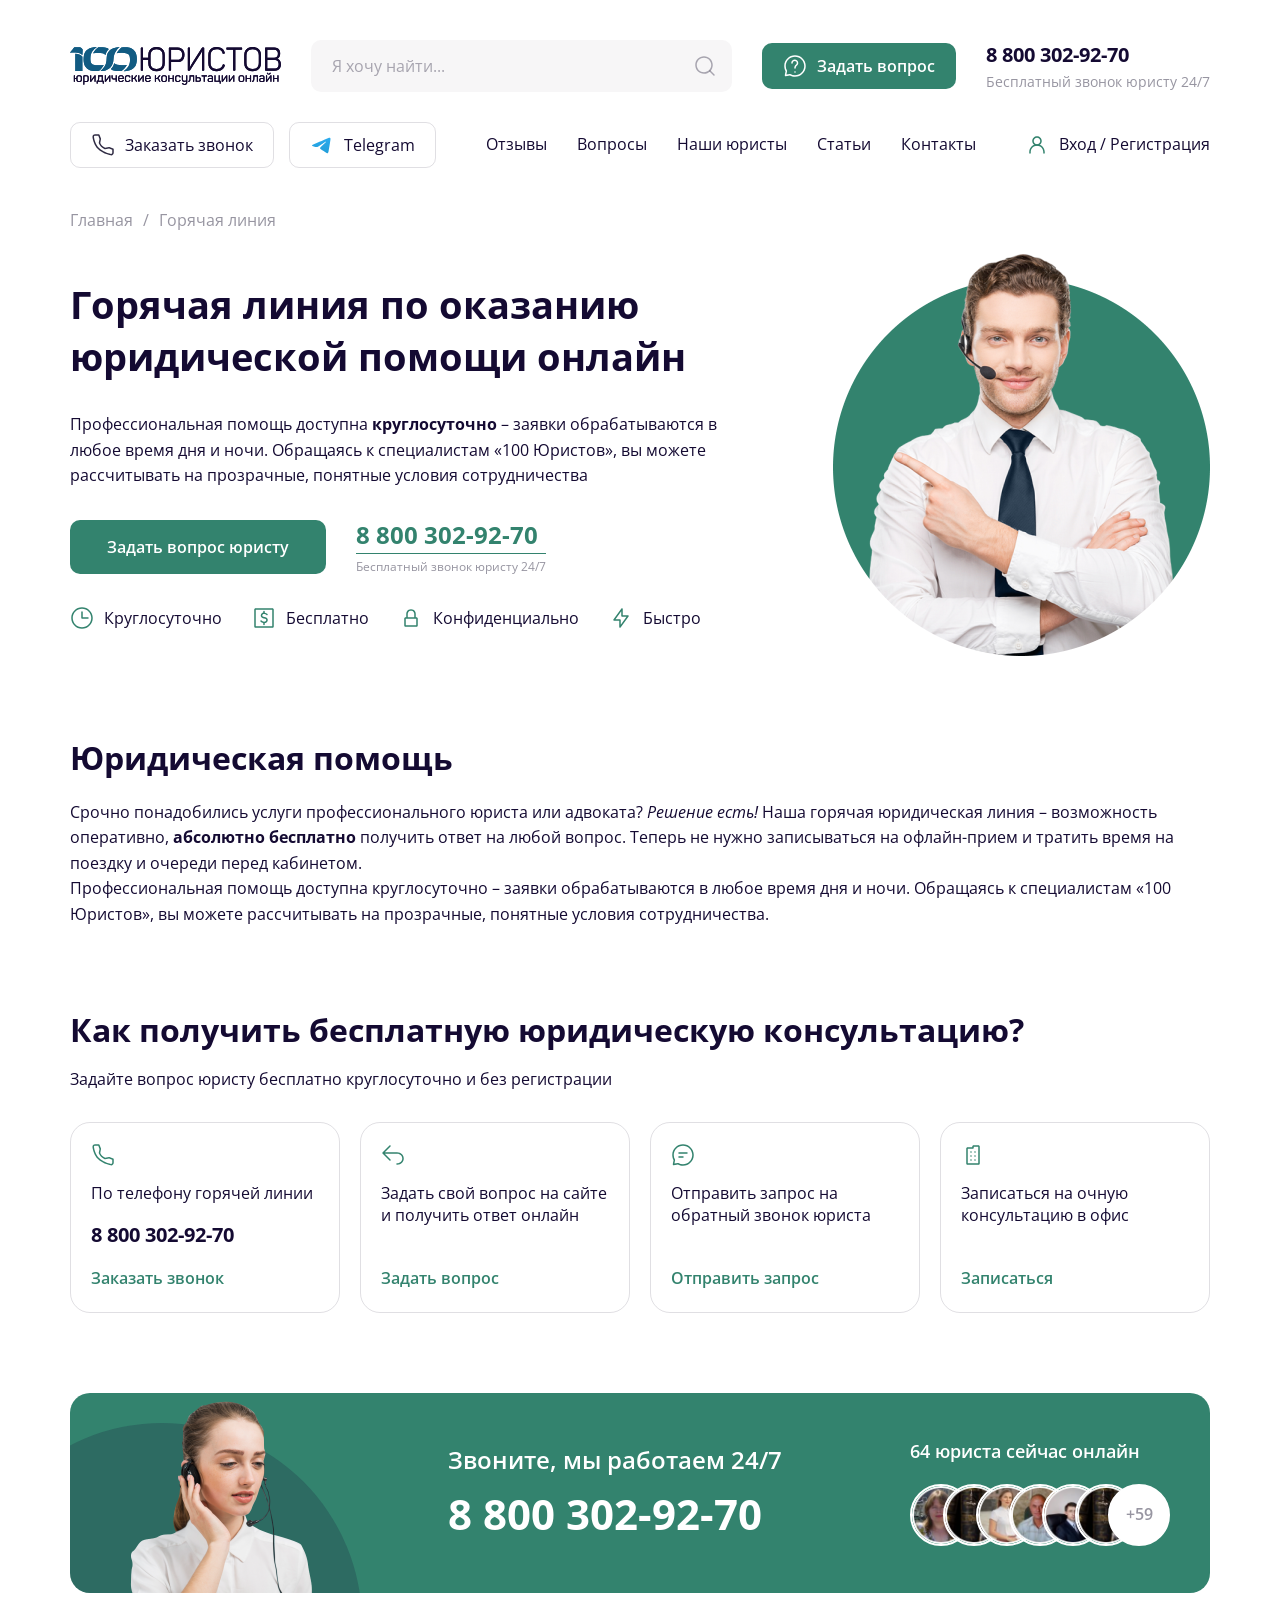
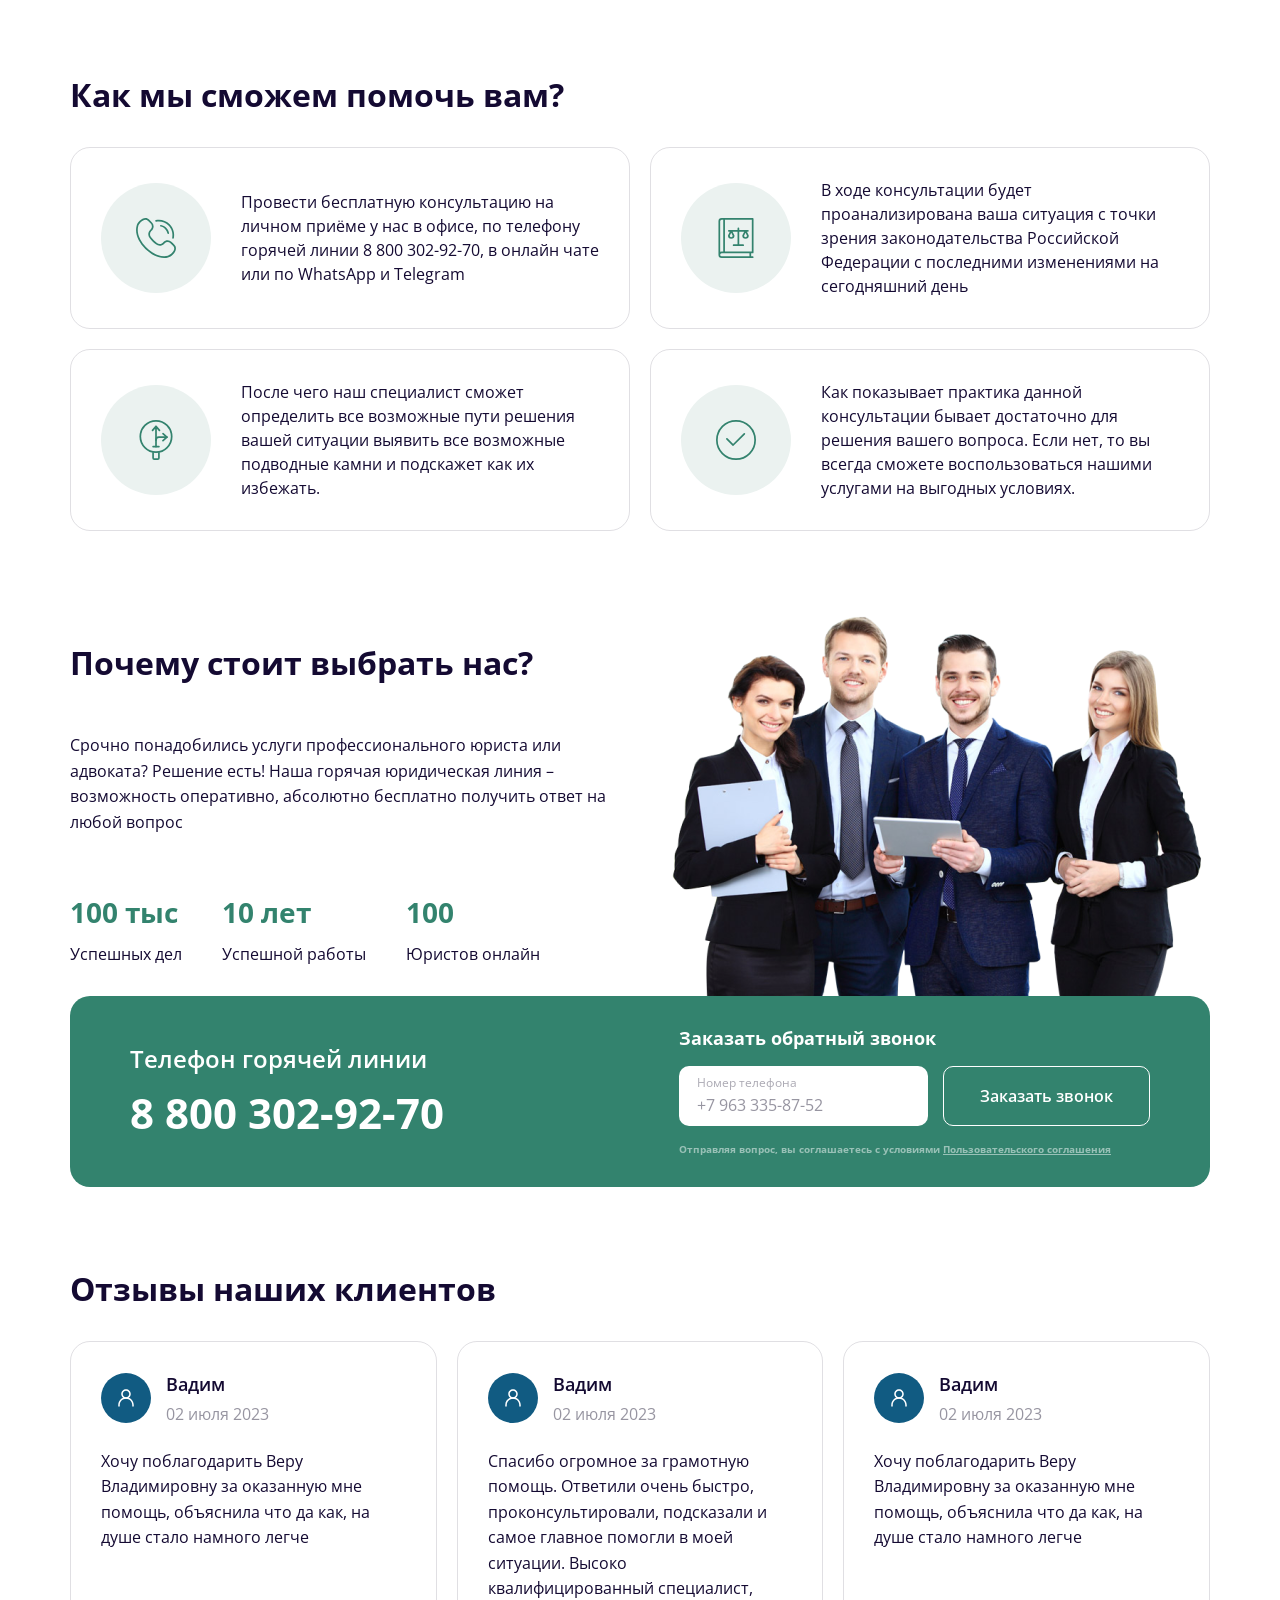
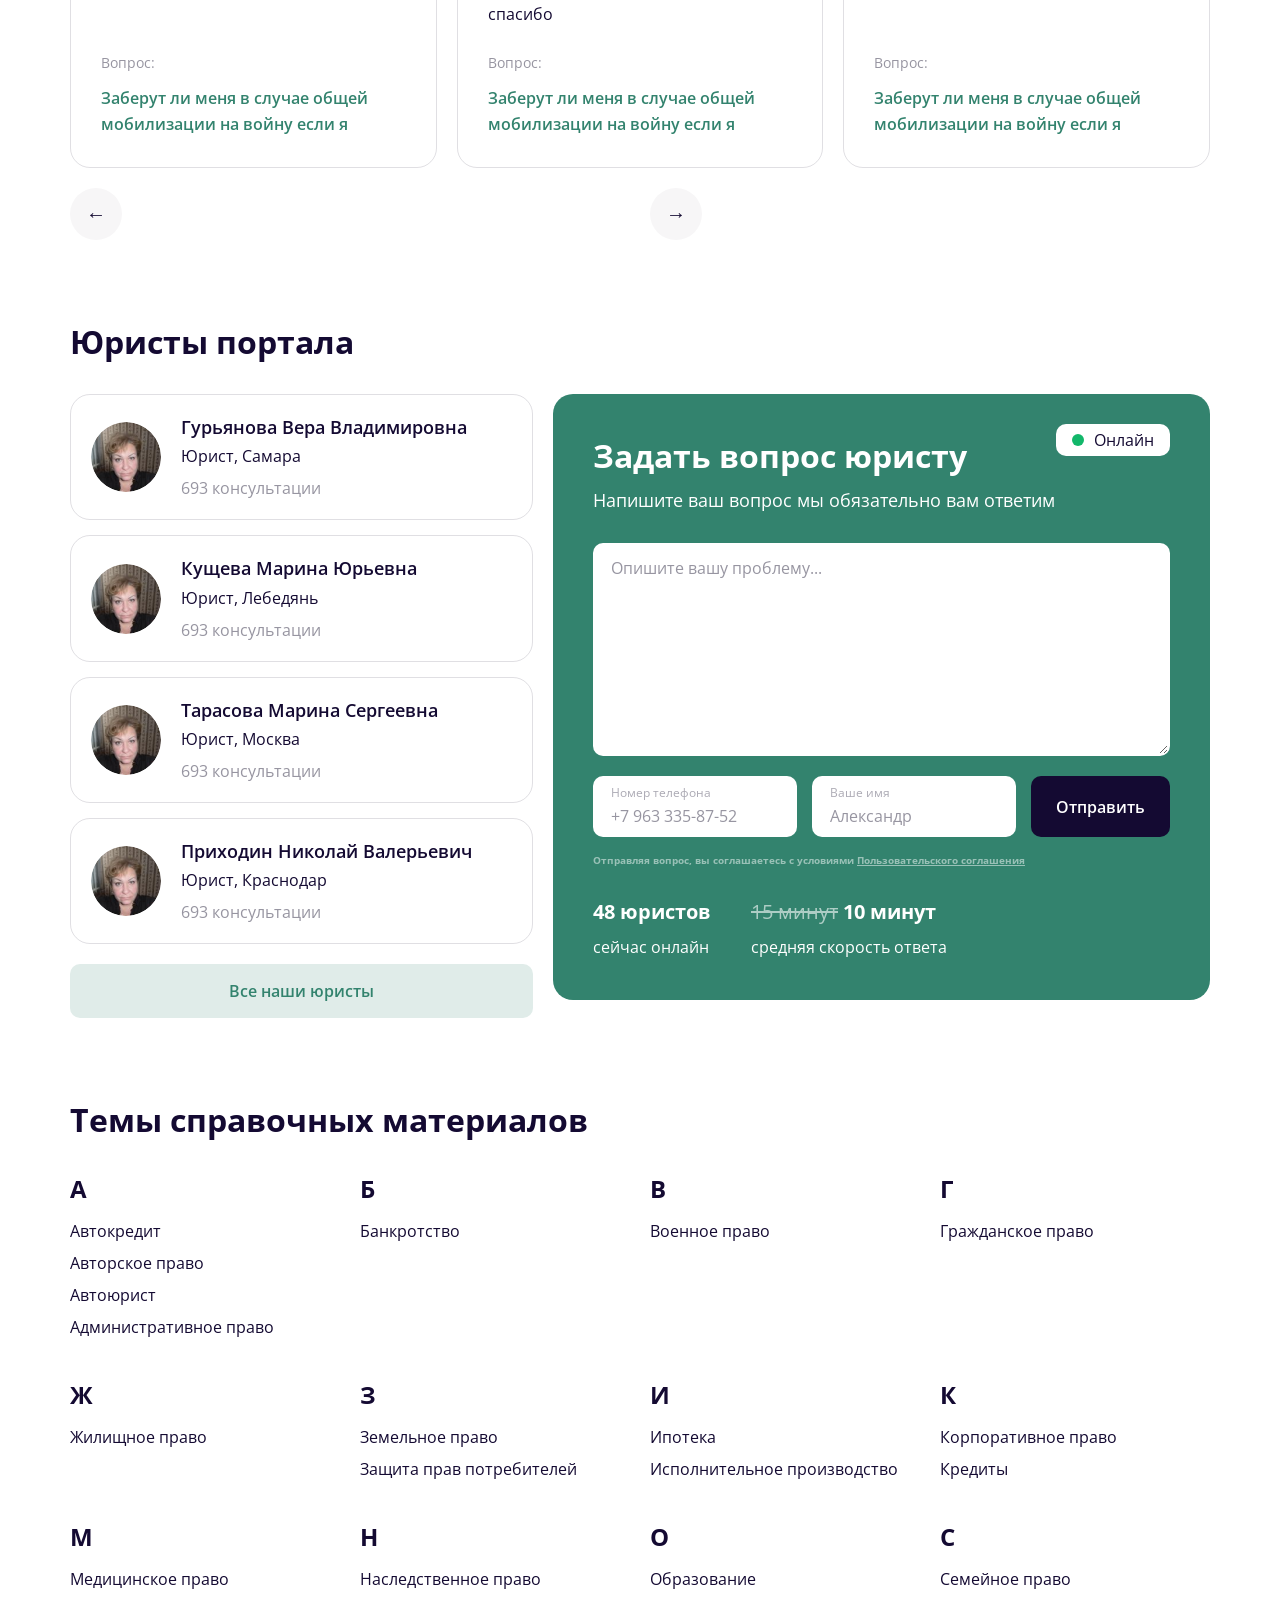
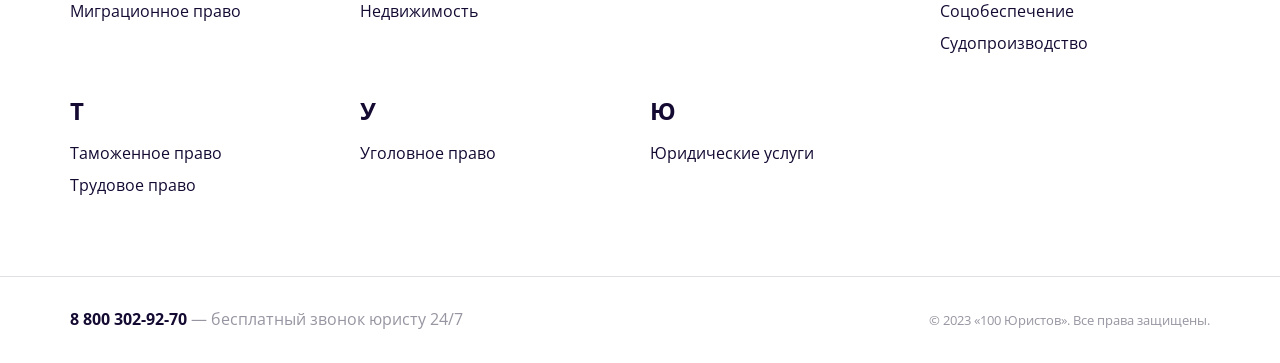
<file: lab2/lab2/index.html>
<!DOCTYPE html>
<html lang="ru">
<head>
    <meta charset="UTF-8">
    <meta name="viewport" content="width=device-width, initial-scale=1.0">
    <meta name="description" content="Горячая линия по оказанию юридической помощи онлайн: бесплатно, круглосуточно, конфиденциально.">
    <title>Горячая линия юридической помощи — 100 Юристов</title>
    <link rel="preconnect" href="https://fonts.googleapis.com">
    <link rel="preconnect" href="https://fonts.gstatic.com" crossorigin>
    <link rel="stylesheet" href="https://fonts.googleapis.com/css2?family=Open+Sans:wght@400;600;700&display=swap">
    <link rel="stylesheet" href="style.css">
</head>
<body class="page">

<header class="header">
    <div class="header__top container">
        <a class="header__logo" href="/">
            <img src="img/logo.svg" alt="100 Юристов">
        </a>

        <form class="search" action="/search" method="get" role="search">
            <label class="visually-hidden" for="search-query">Поиск по сайту</label>
            <input class="search__input" type="search" id="search-query" name="q" placeholder="Я хочу найти...">
            <button class="search__button" type="submit">
                <img src="img/search.svg" alt="Найти">
            </button>
        </form>

        <a class="button button--primary header__ask" href="#ask-question">
            <img src="img/question.svg" alt="">
            Задать вопрос
        </a>

        <p class="contact">
            <a class="contact__phone" href="tel:88003029270">8 800 302-92-70</a>
            <small class="contact__note">Бесплатный звонок юристу 24/7</small>
        </p>
    </div>

    <div class="header__bottom container">
        <ul class="header__actions">
            <li>
                <a class="button button--outline" href="#callback">
                    <img src="img/phone.svg" alt="">
                    Заказать звонок
                </a>
            </li>
            <li>
                <a class="button button--outline" href="https://t.me/">
                    <img src="img/telegram.svg" alt="">
                    Telegram
                </a>
            </li>
        </ul>

        <nav class="menu">
            <ul class="menu__list">
                <li><a class="menu__link" href="#reviews">Отзывы</a></li>
                <li><a class="menu__link" href="/questions">Вопросы</a></li>
                <li><a class="menu__link" href="#lawyers">Наши юристы</a></li>
                <li><a class="menu__link" href="/articles">Статьи</a></li>
                <li><a class="menu__link" href="/contacts">Контакты</a></li>
            </ul>
        </nav>

        <a class="header__login" href="/login">
            <img src="img/user.svg" alt="">
            Вход / Регистрация
        </a>
    </div>
</header>

<main class="main">
    <nav class="breadcrumbs container">
        <ol class="breadcrumbs__list">
            <li class="breadcrumbs__item"><a class="breadcrumbs__link" href="/">Главная</a></li>
            <li class="breadcrumbs__item"><a class="breadcrumbs__link" href="/hotline">Горячая линия</a></li>
        </ol>
    </nav>

    <section class="hero container">
        <div class="hero__content">
            <h1 class="hero__title" id="hero-title">Горячая линия по оказанию юридической помощи онлайн</h1>
            <p class="hero__text">
                Профессиональная помощь доступна <strong>круглосуточно</strong> – заявки обрабатываются в любое
                время дня и ночи. Обращаясь к специалистам «100 Юристов», вы можете рассчитывать на прозрачные,
                понятные условия сотрудничества
            </p>

            <div class="hero__actions">
                <a class="button button--primary button--large" href="#ask-question">Задать вопрос юристу</a>
                <p class="contact contact--accent">
                    <a class="contact__phone" href="tel:88003029270">8 800 302-92-70</a>
                    <small class="contact__note">Бесплатный звонок юристу 24/7</small>
                </p>
            </div>

            <ul class="hero__features">
                <li class="hero__feature"><img src="img/clock.svg" alt=""> Круглосуточно</li>
                <li class="hero__feature"><img src="img/money.svg" alt=""> Бесплатно</li>
                <li class="hero__feature"><img src="img/lock.svg" alt=""> Конфиденциально</li>
                <li class="hero__feature"><img src="img/flash.svg" alt=""> Быстро</li>
            </ul>
        </div>

        <img class="hero__image" src="img/hero.png" alt="Юрист горячей линии">
    </section>

    <section class="about container">
        <h2 class="section-title" id="help-title">Юридическая помощь</h2>
        <p>
            Срочно понадобились услуги профессионального юриста или адвоката? <em>Решение есть!</em>
            Наша горячая юридическая линия – возможность оперативно, <strong>абсолютно бесплатно</strong>
            получить ответ на любой вопрос. Теперь не нужно записываться на офлайн-прием и тратить время
            на поездку и очереди перед кабинетом.
        </p>
        <p>
            Профессиональная помощь доступна круглосуточно – заявки обрабатываются в любое время дня и ночи.
            Обращаясь к специалистам «100 Юристов», вы можете рассчитывать на прозрачные, понятные
            условия сотрудничества.
        </p>
    </section>

    <section class="ways container">
        <h2 class="section-title" id="how-title">Как получить бесплатную юридическую консультацию?</h2>
        <p class="ways__subtitle">Задайте вопрос юристу бесплатно круглосуточно и без регистрации</p>
        <ul class="ways__list">
            <li class="ways__item">
                <img src="img/phone-green.svg" alt="">
                <h3 class="ways__title">По телефону горячей линии</h3>
                <p><a class="ways__phone" href="tel:88003029270">8 800 302-92-70</a></p>
                <a class="ways__link" href="#callback">Заказать звонок</a>
            </li>
            <li class="ways__item">
                <img src="img/reply.svg" alt="">
                <h3 class="ways__title">Задать свой вопрос на сайте и получить ответ онлайн</h3>
                <a class="ways__link" href="#ask-question">Задать вопрос</a>
            </li>
            <li class="ways__item">
                <img src="img/chat.svg" alt="">
                <h3 class="ways__title">Отправить запрос на обратный звонок юриста</h3>
                <a class="ways__link" href="#callback">Отправить запрос</a>
            </li>
            <li class="ways__item">
                <img src="img/building.svg" alt="">
                <h3 class="ways__title">Записаться на очную консультацию в офис</h3>
                <a class="ways__link" href="/contacts">Записаться</a>
            </li>
        </ul>
    </section>

    <div class="container">
        <aside class="hotline">
            <img class="hotline__image" src="img/operator.png" alt="Оператор горячей линии">
            <div class="hotline__contact">
                <p class="hotline__label">Звоните, мы работаем 24/7</p>
                <p><a class="hotline__phone" href="tel:88003029270"><strong>8 800 302-92-70</strong></a></p>
            </div>
            <div class="hotline__online">
                <p class="hotline__label hotline__label--small">64 юриста сейчас онлайн</p>
                <ul class="avatars">
                    <li class="avatars__item"><img src="img/avatar-1.png" alt=""></li>
                    <li class="avatars__item"><img src="img/avatar-2.png" alt=""></li>
                    <li class="avatars__item"><img src="img/avatar-3.png" alt=""></li>
                    <li class="avatars__item"><img src="img/avatar-4.png" alt=""></li>
                    <li class="avatars__item"><img src="img/avatar-5.png" alt=""></li>
                    <li class="avatars__item"><img src="img/avatar-6.png" alt=""></li>
                    <li class="avatars__item avatars__item--more">+59</li>
                </ul>
            </div>
        </aside>
    </div>

    <section class="services container">
        <h2 class="section-title" id="services-title">Как мы сможем помочь вам?</h2>
        <ol class="services__list">
            <li class="services__item">
                <span class="services__icon"><img src="img/service-1.svg" alt=""></span>
                <p>
                    Провести бесплатную консультацию на личном приёме у нас в офисе, по телефону горячей линии
                    <a href="tel:88003029270">8 800 302-92-70</a>, в онлайн чате или по WhatsApp и Telegram
                </p>
            </li>
            <li class="services__item">
                <span class="services__icon"><img src="img/service-2.svg" alt=""></span>
                <p>
                    В ходе консультации будет проанализирована ваша ситуация с точки зрения законодательства
                    Российской Федерации с последними изменениями на сегодняшний день
                </p>
            </li>
            <li class="services__item">
                <span class="services__icon"><img src="img/service-3.svg" alt=""></span>
                <p>
                    После чего наш специалист сможет определить все возможные пути решения вашей ситуации
                    выявить все возможные подводные камни и подскажет как их избежать.
                </p>
            </li>
            <li class="services__item">
                <span class="services__icon"><img src="img/service-4.svg" alt=""></span>
                <p>
                    Как показывает практика данной консультации бывает достаточно для решения вашего вопроса.
                    Если нет, то вы всегда сможете воспользоваться нашими услугами на выгодных условиях.
                </p>
            </li>
        </ol>
    </section>

    <section class="why container">
        <h2 class="section-title why__title" id="why-title">Почему стоит выбрать нас?</h2>
        <p class="why__text">
            Срочно понадобились услуги профессионального юриста или адвоката? Решение есть! Наша горячая
            юридическая линия – возможность оперативно, абсолютно бесплатно получить ответ на любой вопрос
        </p>
        <dl class="stats why__stats">
            <div class="stats__item">
                <dt class="stats__label">Успешных дел</dt>
                <dd class="stats__value"><data value="100000">100 тыс</data></dd>
            </div>
            <div class="stats__item">
                <dt class="stats__label">Успешной работы</dt>
                <dd class="stats__value"><data value="10">10 лет</data></dd>
            </div>
            <div class="stats__item">
                <dt class="stats__label">Юристов онлайн</dt>
                <dd class="stats__value"><data value="100">100</data></dd>
            </div>
        </dl>
        <img class="why__image" src="img/team.png" alt="Команда юристов «100 Юристов»">

        <section class="callback why__callback" id="callback">
            <div class="callback__contact">
                <p class="callback__label">Телефон горячей линии</p>
                <p><a class="callback__phone" href="tel:88003029270"><strong>8 800 302-92-70</strong></a></p>
            </div>
            <div class="callback__order">
                <h3 class="callback__title" id="callback-title">Заказать обратный звонок</h3>
                <form class="callback__form" action="/callback" method="post">
                    <div class="field callback__field">
                        <label class="field__label" for="callback-phone">Номер телефона</label>
                        <input class="field__input" type="tel" id="callback-phone" name="phone" placeholder="+7 963 335-87-52" autocomplete="tel" required>
                    </div>
                    <button class="button button--light-outline" type="submit">Заказать звонок</button>
                    <p class="agreement">
                        <small>
                            Отправляя вопрос, вы соглашаетесь с условиями
                            <a class="agreement__link" href="/terms">Пользовательского соглашения</a>
                        </small>
                    </p>
                </form>
            </div>
        </section>
    </section>

    <section class="reviews container" id="reviews">
        <h2 class="section-title" id="reviews-title">Отзывы наших клиентов</h2>
        <div class="reviews__slider">
            <button class="slider-button reviews__prev" type="button">
                &larr;
            </button>
            <ul class="reviews__list">
                <li class="reviews__item">
                    <article class="review">
                        <header class="review__header">
                            <span class="review__avatar"><img src="img/user-white.svg" alt=""></span>
                            <p class="review__author"><cite>Вадим</cite></p>
                            <p class="review__date"><time datetime="2023-07-02">02 июля 2023</time></p>
                        </header>
                        <blockquote class="review__text">
                            <p>
                                Хочу поблагодарить Веру Владимировну за оказанную мне помощь, объяснила что да как,
                                на душе стало намного легче
                            </p>
                        </blockquote>
                        <footer class="review__footer">
                            <p class="review__label">Вопрос:</p>
                            <p><a class="review__question" href="/questions/1">Заберут ли меня в случае общей мобилизации на войну если я</a></p>
                        </footer>
                    </article>
                </li>
                <li class="reviews__item">
                    <article class="review">
                        <header class="review__header">
                            <span class="review__avatar"><img src="img/user-white.svg" alt=""></span>
                            <p class="review__author"><cite>Вадим</cite></p>
                            <p class="review__date"><time datetime="2023-07-02">02 июля 2023</time></p>
                        </header>
                        <blockquote class="review__text">
                            <p>
                                Спасибо огромное за грамотную помощь. Ответили очень быстро, проконсультировали,
                                подсказали и самое главное помогли в моей ситуации. Высоко квалифицированный
                                специалист, спасибо
                            </p>
                        </blockquote>
                        <footer class="review__footer">
                            <p class="review__label">Вопрос:</p>
                            <p><a class="review__question" href="/questions/1">Заберут ли меня в случае общей мобилизации на войну если я</a></p>
                        </footer>
                    </article>
                </li>
                <li class="reviews__item">
                    <article class="review">
                        <header class="review__header">
                            <span class="review__avatar"><img src="img/user-white.svg" alt=""></span>
                            <p class="review__author"><cite>Вадим</cite></p>
                            <p class="review__date"><time datetime="2023-07-02">02 июля 2023</time></p>
                        </header>
                        <blockquote class="review__text">
                            <p>
                                Хочу поблагодарить Веру Владимировну за оказанную мне помощь, объяснила что да как,
                                на душе стало намного легче
                            </p>
                        </blockquote>
                        <footer class="review__footer">
                            <p class="review__label">Вопрос:</p>
                            <p><a class="review__question" href="/questions/1">Заберут ли меня в случае общей мобилизации на войну если я</a></p>
                        </footer>
                    </article>
                </li>
            </ul>
            <button class="slider-button reviews__next" type="button">
                &rarr;
            </button>
        </div>
    </section>

    <section class="lawyers container" id="lawyers">
        <h2 class="section-title lawyers__title" id="lawyers-title">Юристы портала</h2>

        <ul class="lawyers__list">
            <li>
                <article class="lawyer">
                    <img class="lawyer__photo" src="img/lawyer-1.png" alt="">
                    <div class="lawyer__info">
                        <h3 class="lawyer__name">Гурьянова Вера Владимировна</h3>
                        <p>Юрист, Самара</p>
                        <p class="lawyer__count">693 консультации</p>
                    </div>
                </article>
            </li>
            <li>
                <article class="lawyer">
                    <img class="lawyer__photo" src="img/lawyer-2.png" alt="">
                    <div class="lawyer__info">
                        <h3 class="lawyer__name">Кущева Марина Юрьевна</h3>
                        <p>Юрист, Лебедянь</p>
                        <p class="lawyer__count">693 консультации</p>
                    </div>
                </article>
            </li>
            <li>
                <article class="lawyer">
                    <img class="lawyer__photo" src="img/lawyer-3.png" alt="">
                    <div class="lawyer__info">
                        <h3 class="lawyer__name">Тарасова Марина Сергеевна</h3>
                        <p>Юрист, Москва</p>
                        <p class="lawyer__count">693 консультации</p>
                    </div>
                </article>
            </li>
            <li>
                <article class="lawyer">
                    <img class="lawyer__photo" src="img/lawyer-4.png" alt="">
                    <div class="lawyer__info">
                        <h3 class="lawyer__name">Приходин Николай Валерьевич</h3>
                        <p>Юрист, Краснодар</p>
                        <p class="lawyer__count">693 консультации</p>
                    </div>
                </article>
            </li>
        </ul>
        <a class="button button--secondary lawyers__all" href="/lawyers">Все наши юристы</a>

        <section class="ask lawyers__ask" id="ask-question">
            <p class="ask__status">Онлайн</p>
            <h3 class="ask__title" id="ask-title">Задать вопрос юристу</h3>
            <p class="ask__subtitle">Напишите ваш вопрос мы обязательно вам ответим</p>
            <form class="ask__form" action="/questions" method="post">
                <label class="visually-hidden" for="question-text">Ваш вопрос</label>
                <textarea class="ask__textarea" id="question-text" name="question" rows="8" placeholder="Опишите вашу проблему..." required></textarea>

                <div class="ask__row">
                    <div class="field">
                        <label class="field__label" for="question-phone">Номер телефона</label>
                        <input class="field__input" type="tel" id="question-phone" name="phone" placeholder="+7 963 335-87-52" autocomplete="tel" required>
                    </div>

                    <div class="field">
                        <label class="field__label" for="question-name">Ваше имя</label>
                        <input class="field__input" type="text" id="question-name" name="name" placeholder="Александр" autocomplete="name" required>
                    </div>

                    <button class="button button--dark" type="submit">Отправить</button>
                </div>

                <p class="agreement">
                    <small>
                        Отправляя вопрос, вы соглашаетесь с условиями
                        <a class="agreement__link" href="/terms">Пользовательского соглашения</a>
                    </small>
                </p>
            </form>
            <dl class="stats stats--light">
                <div class="stats__item">
                    <dt class="stats__label">сейчас онлайн</dt>
                    <dd class="stats__value">48 юристов</dd>
                </div>
                <div class="stats__item">
                    <dt class="stats__label">средняя скорость ответа</dt>
                    <dd class="stats__value"><del>15 минут</del> <ins>10 минут</ins></dd>
                </div>
            </dl>
        </section>
    </section>

    <section class="topics container">
        <h2 class="section-title" id="topics-title">Темы справочных материалов</h2>
        <ul class="topics__list">
            <li class="topics__group">
                <h3 class="topics__letter">А</h3>
                <ul class="topics__links">
                    <li><a class="topics__link" href="/topics/avtokredit">Автокредит</a></li>
                    <li><a class="topics__link" href="/topics/avtorskoe-pravo">Авторское право</a></li>
                    <li><a class="topics__link" href="/topics/avtoyurist">Автоюрист</a></li>
                    <li><a class="topics__link" href="/topics/administrativnoe-pravo">Административное право</a></li>
                </ul>
            </li>
            <li class="topics__group">
                <h3 class="topics__letter">Б</h3>
                <ul class="topics__links">
                    <li><a class="topics__link" href="/topics/bankrotstvo">Банкротство</a></li>
                </ul>
            </li>
            <li class="topics__group">
                <h3 class="topics__letter">В</h3>
                <ul class="topics__links">
                    <li><a class="topics__link" href="/topics/voennoe-pravo">Военное право</a></li>
                </ul>
            </li>
            <li class="topics__group">
                <h3 class="topics__letter">Г</h3>
                <ul class="topics__links">
                    <li><a class="topics__link" href="/topics/grazhdanskoe-pravo">Гражданское право</a></li>
                </ul>
            </li>
            <li class="topics__group">
                <h3 class="topics__letter">Ж</h3>
                <ul class="topics__links">
                    <li><a class="topics__link" href="/topics/zhilishchnoe-pravo">Жилищное право</a></li>
                </ul>
            </li>
            <li class="topics__group">
                <h3 class="topics__letter">З</h3>
                <ul class="topics__links">
                    <li><a class="topics__link" href="/topics/zemelnoe-pravo">Земельное право</a></li>
                    <li><a class="topics__link" href="/topics/zashchita-prav-potrebiteley">Защита прав потребителей</a></li>
                </ul>
            </li>
            <li class="topics__group">
                <h3 class="topics__letter">И</h3>
                <ul class="topics__links">
                    <li><a class="topics__link" href="/topics/ipoteka">Ипотека</a></li>
                    <li><a class="topics__link" href="/topics/ispolnitelnoe-proizvodstvo">Исполнительное производство</a></li>
                </ul>
            </li>
            <li class="topics__group">
                <h3 class="topics__letter">К</h3>
                <ul class="topics__links">
                    <li><a class="topics__link" href="/topics/korporativnoe-pravo">Корпоративное право</a></li>
                    <li><a class="topics__link" href="/topics/kredity">Кредиты</a></li>
                </ul>
            </li>
            <li class="topics__group">
                <h3 class="topics__letter">М</h3>
                <ul class="topics__links">
                    <li><a class="topics__link" href="/topics/meditsinskoe-pravo">Медицинское право</a></li>
                    <li><a class="topics__link" href="/topics/migratsionnoe-pravo">Миграционное право</a></li>
                </ul>
            </li>
            <li class="topics__group">
                <h3 class="topics__letter">Н</h3>
                <ul class="topics__links">
                    <li><a class="topics__link" href="/topics/nasledstvennoe-pravo">Наследственное право</a></li>
                    <li><a class="topics__link" href="/topics/nedvizhimost">Недвижимость</a></li>
                </ul>
            </li>
            <li class="topics__group">
                <h3 class="topics__letter">О</h3>
                <ul class="topics__links">
                    <li><a class="topics__link" href="/topics/obrazovanie">Образование</a></li>
                </ul>
            </li>
            <li class="topics__group">
                <h3 class="topics__letter">С</h3>
                <ul class="topics__links">
                    <li><a class="topics__link" href="/topics/semeynoe-pravo">Семейное право</a></li>
                    <li><a class="topics__link" href="/topics/sotsobespechenie">Соцобеспечение</a></li>
                    <li><a class="topics__link" href="/topics/sudoproizvodstvo">Судопроизводство</a></li>
                </ul>
            </li>
            <li class="topics__group">
                <h3 class="topics__letter">Т</h3>
                <ul class="topics__links">
                    <li><a class="topics__link" href="/topics/tamozhennoe-pravo">Таможенное право</a></li>
                    <li><a class="topics__link" href="/topics/trudovoe-pravo">Трудовое право</a></li>
                </ul>
            </li>
            <li class="topics__group">
                <h3 class="topics__letter">У</h3>
                <ul class="topics__links">
                    <li><a class="topics__link" href="/topics/ugolovnoe-pravo">Уголовное право</a></li>
                </ul>
            </li>
            <li class="topics__group">
                <h3 class="topics__letter">Ю</h3>
                <ul class="topics__links">
                    <li><a class="topics__link" href="/topics/yuridicheskie-uslugi">Юридические услуги</a></li>
                </ul>
            </li>
        </ul>
    </section>
</main>

<footer class="footer">
    <div class="footer__inner container">
        <address class="footer__contact">
            <a class="footer__phone" href="tel:88003029270">8 800 302-92-70</a> — бесплатный звонок юристу 24/7
        </address>
        <p class="footer__copyright"><small>&copy; 2023 «100 Юристов». Все права защищены.</small></p>
    </div>
</footer>

</body>
</html>
</file>
<file: lab2/lab2/style.css>
/* Методология именования: БЭМ (блок__элемент--модификатор) */

:root {
    --color-text: #140a32;
    --color-muted: rgba(47, 43, 67, 0.5);
    --color-placeholder: rgba(47, 43, 67, 0.4);
    --color-border: rgba(47, 43, 67, 0.15);
    --color-surface: rgba(47, 43, 67, 0.04);
    --color-bg: #ffffff;
    --color-primary: #33836e;
    --color-primary-dark: #286a59;
    --color-primary-light: #e0ece9;
    --color-primary-pale: #ebf2f0;
    --color-avatar: #115b82;
    --color-online: #12b76a;
    --color-white: #ffffff;

    --font-main: "Open Sans", Arial, Helvetica, sans-serif;

    --container-width: 1140px;
    --gutter: 16px;
    --space-xs: 5px;
    --space-s: 10px;
    --space-m: 15px;
    --space-l: 20px;
    --space-xl: 30px;
    --space-xxl: 40px;
    --space-section: 80px;

    --radius-s: 10px;
    --radius-m: 20px;
    --radius-round: 50%;
}

/* ---------- Сброс и базовая типографика ---------- */

*,
*::before,
*::after {
    box-sizing: border-box;
}

body,
h1, h2, h3,
p, ul, ol, dl, dd,
blockquote, figure {
    margin: 0;
    padding: 0;
}

ul,
ol {
    list-style: none;
}

img {
    display: block;
    max-width: 100%;
}

input,
textarea,
button {
    font: inherit;
    color: inherit;
}

html {
    font-size: 100%;
}

.page {
    min-width: 320px;
    font-family: var(--font-main);
    font-size: 1rem;
    line-height: 1.6;
    color: var(--color-text);
    background-color: var(--color-bg);
}

a {
    color: inherit;
    text-decoration: none;
    transition: color 0.2s;
}

a:hover {
    color: var(--color-primary);
}

a:focus-visible,
button:focus-visible,
input:focus-visible,
textarea:focus-visible {
    outline: 3px solid var(--color-primary);
    outline-offset: 3px;
}

cite {
    font-style: normal;
}

ins {
    text-decoration: none;
}

.visually-hidden {
    position: absolute;
    width: 1px;
    overflow: hidden;
    clip-path: inset(50%);
    white-space: nowrap;
}

.container {
    width: 100%;
    max-width: calc(var(--container-width) + var(--gutter) * 2);
    margin-inline: auto;
    padding-inline: var(--gutter);
}

.section-title {
    margin-bottom: var(--space-xl);
    font-size: 2rem;
    line-height: 1.375;
    font-weight: 700;
}

/* ---------- Кнопки ---------- */

.button {
    display: inline-flex;
    align-items: center;
    justify-content: center;
    gap: var(--space-s);
    padding: var(--space-s) var(--space-l);
    border: 1px solid transparent;
    border-radius: var(--radius-s);
    font-size: 1rem;
    line-height: 1.375;
    cursor: pointer;
    transition: background-color 0.2s, color 0.2s, border-color 0.2s;
}

.button--primary {
    font-weight: 600;
    color: var(--color-white);
    background-color: var(--color-primary);
}

.button--primary:hover,
.button--primary:focus-visible {
    color: var(--color-white);
    background-color: var(--color-primary-dark);
}

.button--large {
    padding: var(--space-m) 36px;
}

.button--outline {
    border-color: var(--color-border);
    background-color: transparent;
}

.button--outline:hover,
.button--outline:focus-visible {
    color: var(--color-text);
    border-color: var(--color-primary);
}

.button--secondary {
    padding: var(--space-m) 36px;
    font-weight: 600;
    color: var(--color-primary);
    background-color: var(--color-primary-light);
}

.button--secondary:hover,
.button--secondary:focus-visible {
    color: var(--color-white);
    background-color: var(--color-primary);
}

.button--light-outline {
    padding: var(--space-m) 36px;
    font-weight: 600;
    color: var(--color-white);
    border-color: var(--color-white);
    background-color: transparent;
}

.button--light-outline:hover,
.button--light-outline:focus-visible {
    color: var(--color-primary);
    background-color: var(--color-white);
}

.button--dark {
    padding: var(--space-m) 24px;
    font-weight: 600;
    color: var(--color-white);
    background-color: var(--color-text);
}

.button--dark:hover,
.button--dark:focus-visible {
    background-color: var(--color-primary-dark);
}

.button--light-outline:focus-visible,
.button--dark:focus-visible {
    outline-color: var(--color-white);
}

/* ---------- Шапка ---------- */

.header {
    padding-top: var(--space-xxl);
}

.header__top,
.header__bottom {
    display: flex;
    flex-wrap: wrap;
    align-items: center;
    gap: var(--space-xl);
}

.header__bottom {
    justify-content: space-between;
    margin-top: var(--space-xl);
}

.header__logo img {
    width: 211px;
}

.header__actions {
    display: flex;
    flex-wrap: wrap;
    gap: var(--space-m);
}

.header__login {
    display: flex;
    align-items: center;
    gap: var(--space-s);
}

.search {
    position: relative;
    flex: 1 1 250px;
}

.search__input {
    width: 100%;
    padding: 14px 54px 14px var(--space-l);
    border: 1px solid transparent;
    border-radius: var(--radius-s);
    line-height: 1.375;
    background-color: var(--color-surface);
}

.search__input::placeholder {
    color: var(--color-placeholder);
}

.search__input:hover {
    border-color: var(--color-border);
}

/* иконка поиска лежит поверх поля ввода, у правого края */
.search__button {
    position: absolute;
    top: 50%;
    right: var(--space-s);
    display: flex;
    padding: var(--space-xs);
    border: none;
    border-radius: var(--radius-s);
    background: none;
    cursor: pointer;
    transform: translateY(-50%);
}

.search__button:hover {
    background-color: var(--color-primary-light);
}

.contact {
    display: flex;
    flex-direction: column;
    gap: var(--space-xs);
}

.contact__phone {
    font-size: 1.25rem;
    line-height: 1.35;
    font-weight: 700;
}

.contact__note {
    font-size: 0.875rem;
    line-height: 1.35;
    color: var(--color-muted);
}

.contact--accent .contact__phone {
    padding-bottom: 2px;
    border-bottom: 1px solid var(--color-primary);
    font-size: 1.5rem;
    color: var(--color-primary);
}

.contact--accent .contact__phone:hover {
    color: var(--color-primary-dark);
}

.contact--accent .contact__note {
    font-size: 0.75rem;
}

.menu__list {
    display: flex;
    flex-wrap: wrap;
    gap: var(--space-xl);
}

.menu__link:hover {
    color: var(--color-primary);
}

/* ---------- Основная часть ---------- */

.main {
    display: flex;
    flex-direction: column;
    gap: var(--space-section);
    padding-top: var(--space-xxl);
    padding-bottom: var(--space-section);
}

.breadcrumbs {
    margin-bottom: calc(var(--space-section) * -1 + var(--space-l));
}

.breadcrumbs__list {
    display: flex;
    flex-wrap: wrap;
    gap: var(--space-s);
    color: var(--color-muted);
}

.breadcrumbs__item + .breadcrumbs__item::before {
    content: "/";
    margin-right: var(--space-s);
}

.breadcrumbs__link:hover {
    color: var(--color-text);
}

/* ---------- Первый экран ---------- */

.hero {
    display: flex;
    align-items: center;
    justify-content: space-between;
    gap: var(--space-xl);
}

.hero__content {
    display: flex;
    flex-direction: column;
    gap: var(--space-xl);
    max-width: 657px;
}

.hero__title {
    font-size: 2.375rem;
    line-height: 1.37;
    font-weight: 700;
}

.hero__actions {
    display: flex;
    flex-wrap: wrap;
    align-items: center;
    gap: var(--space-xl);
}

.hero__features {
    display: flex;
    flex-wrap: wrap;
    gap: var(--space-m) var(--space-xl);
}

.hero__feature {
    display: flex;
    align-items: center;
    gap: var(--space-s);
}

.hero__image {
    flex-shrink: 1;
    width: 377px;
}

/* ---------- Юридическая помощь ---------- */

.about .section-title {
    margin-bottom: var(--space-l);
}

/* ---------- Способы связи ---------- */

.ways .section-title {
    margin-bottom: var(--space-m);
}

.ways__subtitle {
    margin-bottom: var(--space-xl);
}

.ways__list {
    display: grid;
    grid-template-columns: repeat(4, 1fr);
    gap: var(--space-l);
}

.ways__item {
    display: flex;
    flex-direction: column;
    align-items: flex-start;
    gap: var(--space-m);
    padding: var(--space-l);
    border: 1px solid var(--color-border);
    border-radius: var(--radius-m);
}

.ways__title {
    font-size: 1rem;
    line-height: 1.375;
    font-weight: 400;
}

.ways__phone {
    font-size: 1.25rem;
    font-weight: 700;
}

.ways__link {
    margin-top: auto;
    font-weight: 600;
    color: var(--color-primary);
}

.ways__link:hover {
    color: var(--color-primary-dark);
    text-decoration: underline;
}

/* ---------- Баннер горячей линии ---------- */

.hotline {
    position: relative;
    display: flex;
    flex-wrap: wrap;
    align-items: flex-end;
    gap: var(--space-xl) var(--space-xxl);
    padding: 0 var(--space-xxl);
    overflow: hidden;
    border-radius: var(--radius-m);
    color: var(--color-white);
    background-color: var(--color-primary);
}

/* декоративный тёмный круг за фото оператора */
.hotline::before {
    content: "";
    position: absolute;
    top: 30px;
    left: -108px;
    width: 400px;
    aspect-ratio: 1;
    border-radius: var(--radius-round);
    background-color: rgba(20, 10, 50, 0.2);
}

.hotline__image,
.hotline__contact,
.hotline__online {
    position: relative;
}

.hotline__image {
    width: 298px;
}

.hotline__contact,
.hotline__online {
    display: flex;
    flex-direction: column;
    gap: var(--space-s);
    align-self: center;
    padding-block: var(--space-xl);
}

.hotline__online {
    gap: var(--space-l);
    margin-left: auto;
}

.hotline__label {
    font-size: 1.5rem;
    line-height: 1.375;
    font-weight: 600;
}

.hotline__label--small {
    font-size: 1.125rem;
}

.hotline__phone {
    font-size: 2.625rem;
    line-height: 1.35;
}

.hotline__phone:hover {
    color: var(--color-primary-light);
}

.hotline__phone:focus-visible {
    outline-color: var(--color-white);
}

.avatars {
    display: flex;
}

.avatars__item {
    width: 62px;
    aspect-ratio: 1;
    overflow: hidden;
    border: 2px solid var(--color-white);
    border-radius: var(--radius-round);
}

/* аватары наезжают друг на друга, как в макете */
.avatars__item + .avatars__item {
    margin-left: -29px;
}

.avatars__item img {
    width: 100%;
    height: 100%;
    object-fit: cover;
}

.avatars__item--more {
    display: flex;
    align-items: center;
    justify-content: center;
    font-weight: 600;
    color: var(--color-muted);
    background-color: var(--color-white);
}

/* ---------- Как мы поможем ---------- */

.services__list {
    display: grid;
    grid-template-columns: repeat(2, 1fr);
    gap: var(--space-l);
}

.services__item {
    display: flex;
    align-items: center;
    gap: var(--space-xl);
    padding: var(--space-xl);
    border: 1px solid var(--color-border);
    border-radius: var(--radius-m);
    line-height: 1.5;
}

.services__icon {
    display: flex;
    flex-shrink: 0;
    align-items: center;
    justify-content: center;
    width: 110px;
    aspect-ratio: 1;
    border-radius: var(--radius-round);
    background-color: var(--color-primary-pale);
}

.services__icon img {
    width: 40px;
}

.services__item a {
    white-space: nowrap;
}

/* ---------- Почему мы ---------- */

.why {
    display: grid;
    grid-template-columns: 1fr 1fr;
    grid-template-areas:
        "title    image"
        "text     image"
        "stats    image"
        "callback callback";
    column-gap: var(--space-l);
    align-items: start;
}

.why__title {
    grid-area: title;
    margin-top: var(--space-xl);
    margin-bottom: var(--space-l);
}

.why__text {
    grid-area: text;
    margin-bottom: var(--space-xl);
}

.why__stats {
    grid-area: stats;
}

.why__image {
    grid-area: image;
    justify-self: end;
    width: 560px;
}

.why__callback {
    grid-area: callback;
}

.stats {
    display: flex;
    flex-wrap: wrap;
    gap: var(--space-l) var(--space-xxl);
}

/* в разметке dt идёт перед dd, а в макете число сверху */
.stats__item {
    display: flex;
    flex-direction: column-reverse;
    gap: var(--space-s);
}

.stats__value {
    font-size: 1.75rem;
    line-height: 1.35;
    font-weight: 700;
    color: var(--color-primary);
}

.stats--light {
    color: var(--color-white);
}

.stats--light .stats__value {
    font-size: 1.25rem;
    color: var(--color-white);
}

.stats--light del {
    font-weight: 400;
    opacity: 0.6;
}

/* ---------- Заказать звонок ---------- */

.callback {
    display: flex;
    flex-wrap: wrap;
    align-items: center;
    justify-content: space-between;
    gap: var(--space-xl);
    padding: var(--space-xl) 60px;
    border-radius: var(--radius-m);
    color: var(--color-white);
    background-color: var(--color-primary);
}

.callback__contact {
    display: flex;
    flex-direction: column;
    gap: var(--space-s);
}

.callback__label {
    font-size: 1.5rem;
    line-height: 1.375;
    font-weight: 600;
}

.callback__phone {
    font-size: 2.625rem;
    line-height: 1.35;
}

.callback__phone:hover {
    color: var(--color-primary-light);
}

.callback__phone:focus-visible {
    outline-color: var(--color-white);
}

.callback__title {
    margin-bottom: var(--space-m);
    font-size: 1.125rem;
    line-height: 1.4;
}

.callback__form {
    display: flex;
    flex-wrap: wrap;
    gap: var(--space-m);
    max-width: 471px;
}

.callback__field {
    flex: 1 1 200px;
}

/* ---------- Поле формы ---------- */

.field {
    display: flex;
    flex-direction: column;
    gap: 3px;
    padding: 7px 16px 8px;
    border: 2px solid transparent;
    border-radius: var(--radius-s);
    color: var(--color-text);
    background-color: var(--color-white);
}

.field:hover {
    border-color: var(--color-primary-light);
}

.field:focus-within {
    border-color: var(--color-text);
}

.field__label {
    font-size: 0.75rem;
    line-height: 1.35;
    color: var(--color-placeholder);
}

.field__input {
    width: 100%;
    padding: 0;
    border: none;
    line-height: 1.375;
    background: none;
}

.field__input:focus-visible {
    outline: none;
}

.field__input::placeholder,
.ask__textarea::placeholder {
    color: var(--color-muted);
}

.agreement {
    flex-basis: 100%;
    font-size: 0.75rem;
    line-height: 1.35;
    font-weight: 700;
    color: rgba(255, 255, 255, 0.5);
}

.agreement__link {
    text-decoration: underline;
}

.agreement__link:hover {
    color: var(--color-white);
}

.agreement__link:focus-visible {
    outline-color: var(--color-white);
}

/* ---------- Отзывы ---------- */

.reviews__slider {
    position: relative;
}

.reviews__list {
    display: grid;
    grid-template-columns: repeat(3, 1fr);
    gap: var(--space-l);
}

.reviews__item {
    display: flex;
}

/* стрелки слайдера вынесены за края контейнера */
.slider-button {
    position: absolute;
    top: 50%;
    display: flex;
    align-items: center;
    justify-content: center;
    width: 52px;
    aspect-ratio: 1;
    border: none;
    border-radius: var(--radius-round);
    font-size: 1.25rem;
    background-color: var(--color-surface);
    cursor: pointer;
    transform: translateY(-50%);
    transition: background-color 0.2s, color 0.2s;
}

.slider-button:hover {
    color: var(--color-white);
    background-color: var(--color-primary);
}

.reviews__prev {
    left: -72px;
}

.reviews__next {
    right: -72px;
}

.review {
    display: flex;
    flex-direction: column;
    gap: 24px;
    flex-grow: 1;
    padding: var(--space-xl);
    border: 1px solid var(--color-border);
    border-radius: var(--radius-m);
}

.review__header {
    display: grid;
    grid-template-columns: 50px auto;
    column-gap: var(--space-m);
    row-gap: var(--space-xs);
    align-items: center;
}

.review__avatar {
    grid-row: span 2;
    display: flex;
    align-items: center;
    justify-content: center;
    width: 50px;
    aspect-ratio: 1;
    border-radius: var(--radius-round);
    background-color: var(--color-avatar);
}

.review__author {
    font-size: 1.125rem;
    line-height: 1.4;
    font-weight: 600;
}

.review__date {
    line-height: 1.375;
    color: var(--color-muted);
}

.review__footer {
    display: flex;
    flex-direction: column;
    gap: 12px;
    margin-top: auto;
}

.review__label {
    font-size: 0.875rem;
    color: var(--color-muted);
}

.review__question {
    font-weight: 600;
    line-height: 1.5;
    color: var(--color-primary);
}

.review__question:hover {
    color: var(--color-primary-dark);
    text-decoration: underline;
}

/* ---------- Юристы ---------- */

.lawyers {
    display: grid;
    grid-template-columns: 463fr 657fr;
    grid-template-areas:
        "title title"
        "list  ask"
        "all   ask";
    gap: var(--space-l);
    align-items: start;
}

.lawyers__title {
    grid-area: title;
    margin-bottom: var(--space-s);
}

.lawyers__list {
    grid-area: list;
    display: flex;
    flex-direction: column;
    gap: var(--space-m);
}

.lawyers__all {
    grid-area: all;
}

.lawyers__ask {
    grid-area: ask;
}

.lawyer {
    display: flex;
    align-items: center;
    gap: var(--space-l);
    padding: var(--space-l);
    border: 1px solid var(--color-border);
    border-radius: var(--radius-m);
    line-height: 1.375;
}

.lawyer__photo {
    flex-shrink: 0;
    width: 70px;
    border-radius: var(--radius-round);
}

.lawyer__info {
    display: flex;
    flex-direction: column;
    gap: var(--space-xs);
}

.lawyer__name {
    font-size: 1.125rem;
    line-height: 1.4;
    font-weight: 600;
}

.lawyer__count {
    margin-top: var(--space-xs);
    color: var(--color-muted);
}

/* ---------- Форма вопроса ---------- */

.ask {
    position: relative;
    display: flex;
    flex-direction: column;
    gap: var(--space-s);
    padding: var(--space-xxl);
    border-radius: var(--radius-m);
    color: var(--color-white);
    background-color: var(--color-primary);
}

/* плашка «Онлайн» закреплена в правом верхнем углу карточки */
.ask__status {
    position: absolute;
    top: var(--space-xl);
    right: var(--space-xxl);
    display: flex;
    align-items: center;
    gap: var(--space-s);
    padding: var(--space-xs) 16px;
    border-radius: var(--radius-s);
    line-height: 1.375;
    color: var(--color-text);
    background-color: var(--color-white);
}

.ask__status::before {
    content: "";
    width: 12px;
    aspect-ratio: 1;
    border-radius: var(--radius-round);
    background-color: var(--color-online);
}

.ask__title {
    padding-right: 130px;
    font-size: 2rem;
    line-height: 1.375;
}

.ask__subtitle {
    margin-bottom: var(--space-l);
    font-size: 1.125rem;
    line-height: 1.4;
}

.ask__form {
    display: flex;
    flex-direction: column;
    gap: var(--space-l);
    margin-bottom: var(--space-l);
}

.ask__textarea {
    width: 100%;
    min-height: 213px;
    padding: 12px 16px;
    border: 2px solid transparent;
    border-radius: var(--radius-s);
    line-height: 1.375;
    color: var(--color-text);
    background-color: var(--color-white);
    resize: vertical;
}

.ask__textarea:hover {
    border-color: var(--color-primary-light);
}

.ask__textarea:focus-visible {
    border-color: var(--color-text);
    outline-color: var(--color-white);
}

.ask__row {
    display: grid;
    grid-template-columns: 1fr 1fr auto;
    gap: var(--space-m);
}

.ask .agreement {
    margin-top: calc(var(--space-xs) * -1);
}

/* ---------- Темы ---------- */

.topics__list {
    display: grid;
    grid-template-columns: repeat(4, 1fr);
    gap: var(--space-xxl) var(--space-l);
}

.topics__group {
    display: flex;
    flex-direction: column;
    gap: var(--space-m);
}

.topics__letter {
    font-size: 1.5rem;
    line-height: 1.375;
}

.topics__links {
    display: flex;
    flex-direction: column;
    gap: var(--space-s);
    line-height: 1.375;
}

.topics__link:hover {
    text-decoration: underline;
}

/* ---------- Подвал ---------- */

.footer {
    padding-block: var(--space-xl);
    border-top: 1px solid var(--color-border);
}

.footer__inner {
    display: flex;
    flex-wrap: wrap;
    align-items: center;
    justify-content: space-between;
    gap: var(--space-m) var(--space-xl);
    color: var(--color-muted);
}

.footer__contact {
    font-style: normal;
}

.footer__phone {
    font-weight: 700;
    color: var(--color-text);
}

/* ---------- Адаптив ---------- */

@media (max-width: 1320px) {
    .reviews__slider {
        display: grid;
        grid-template-columns: auto auto;
        grid-template-areas:
            "list list"
            "prev next";
        gap: var(--space-l);
        justify-content: center;
    }

    .reviews__list {
        grid-area: list;
    }

    .slider-button {
        position: static;
        transform: none;
    }

    .reviews__prev {
        grid-area: prev;
    }

    .reviews__next {
        grid-area: next;
    }
}

@media (max-width: 1100px) {
    .ways__list,
    .topics__list {
        grid-template-columns: repeat(2, 1fr);
    }

    .services__list {
        grid-template-columns: 1fr;
    }

    .reviews__list {
        grid-template-columns: 1fr 1fr;
    }

    .lawyers {
        grid-template-columns: 1fr;
        grid-template-areas:
            "title"
            "list"
            "all"
            "ask";
    }

    .why__image {
        width: 100%;
    }
}

@media (max-width: 860px) {
    .hero {
        flex-direction: column-reverse;
        align-items: flex-start;
    }

    .hero__image {
        width: 260px;
    }

    .hotline {
        justify-content: center;
        padding: 0 var(--space-l);
    }

    .hotline__image {
        order: 1;
        width: 220px;
    }

    .hotline__online {
        margin-left: 0;
        padding-block: 0;
    }

    .hotline__contact {
        padding-bottom: 0;
    }

    .why {
        grid-template-columns: 1fr;
        grid-template-areas:
            "title"
            "text"
            "stats"
            "image"
            "callback";
        row-gap: var(--space-xl);
    }

    .why__title,
    .why__text {
        margin: 0;
    }

    .callback {
        padding: var(--space-xl) var(--space-l);
    }
}

@media (max-width: 600px) {
    :root {
        --space-section: 56px;
    }

    .header {
        padding-top: var(--space-l);
    }

    .header__top,
    .header__bottom {
        gap: var(--space-l);
    }

    .header__logo img {
        width: 160px;
    }

    .header__ask {
        flex-grow: 1;
    }

    .menu__list {
        gap: var(--space-s) var(--space-l);
    }

    .section-title {
        font-size: 1.5rem;
    }

    .hero__title {
        font-size: 1.75rem;
    }

    .hotline__phone,
    .callback__phone {
        font-size: 1.875rem;
    }

    .hotline__label {
        font-size: 1.25rem;
    }

    .ways__list,
    .reviews__list,
    .topics__list {
        grid-template-columns: 1fr;
    }

    .services__item {
        flex-direction: column;
        align-items: flex-start;
        gap: var(--space-l);
        padding: var(--space-l);
    }

    .services__icon {
        width: 80px;
    }

    .avatars__item {
        width: 48px;
    }

    .avatars__item + .avatars__item {
        margin-left: -20px;
    }

    .ask {
        padding: var(--space-l);
    }

    .ask__status {
        position: static;
        align-self: flex-start;
    }

    .ask__title {
        padding-right: 0;
        font-size: 1.5rem;
    }

    .ask__row {
        grid-template-columns: 1fr;
    }

    .lawyer {
        align-items: flex-start;
    }

    .lawyer__photo {
        width: 56px;
    }
}
</file>
